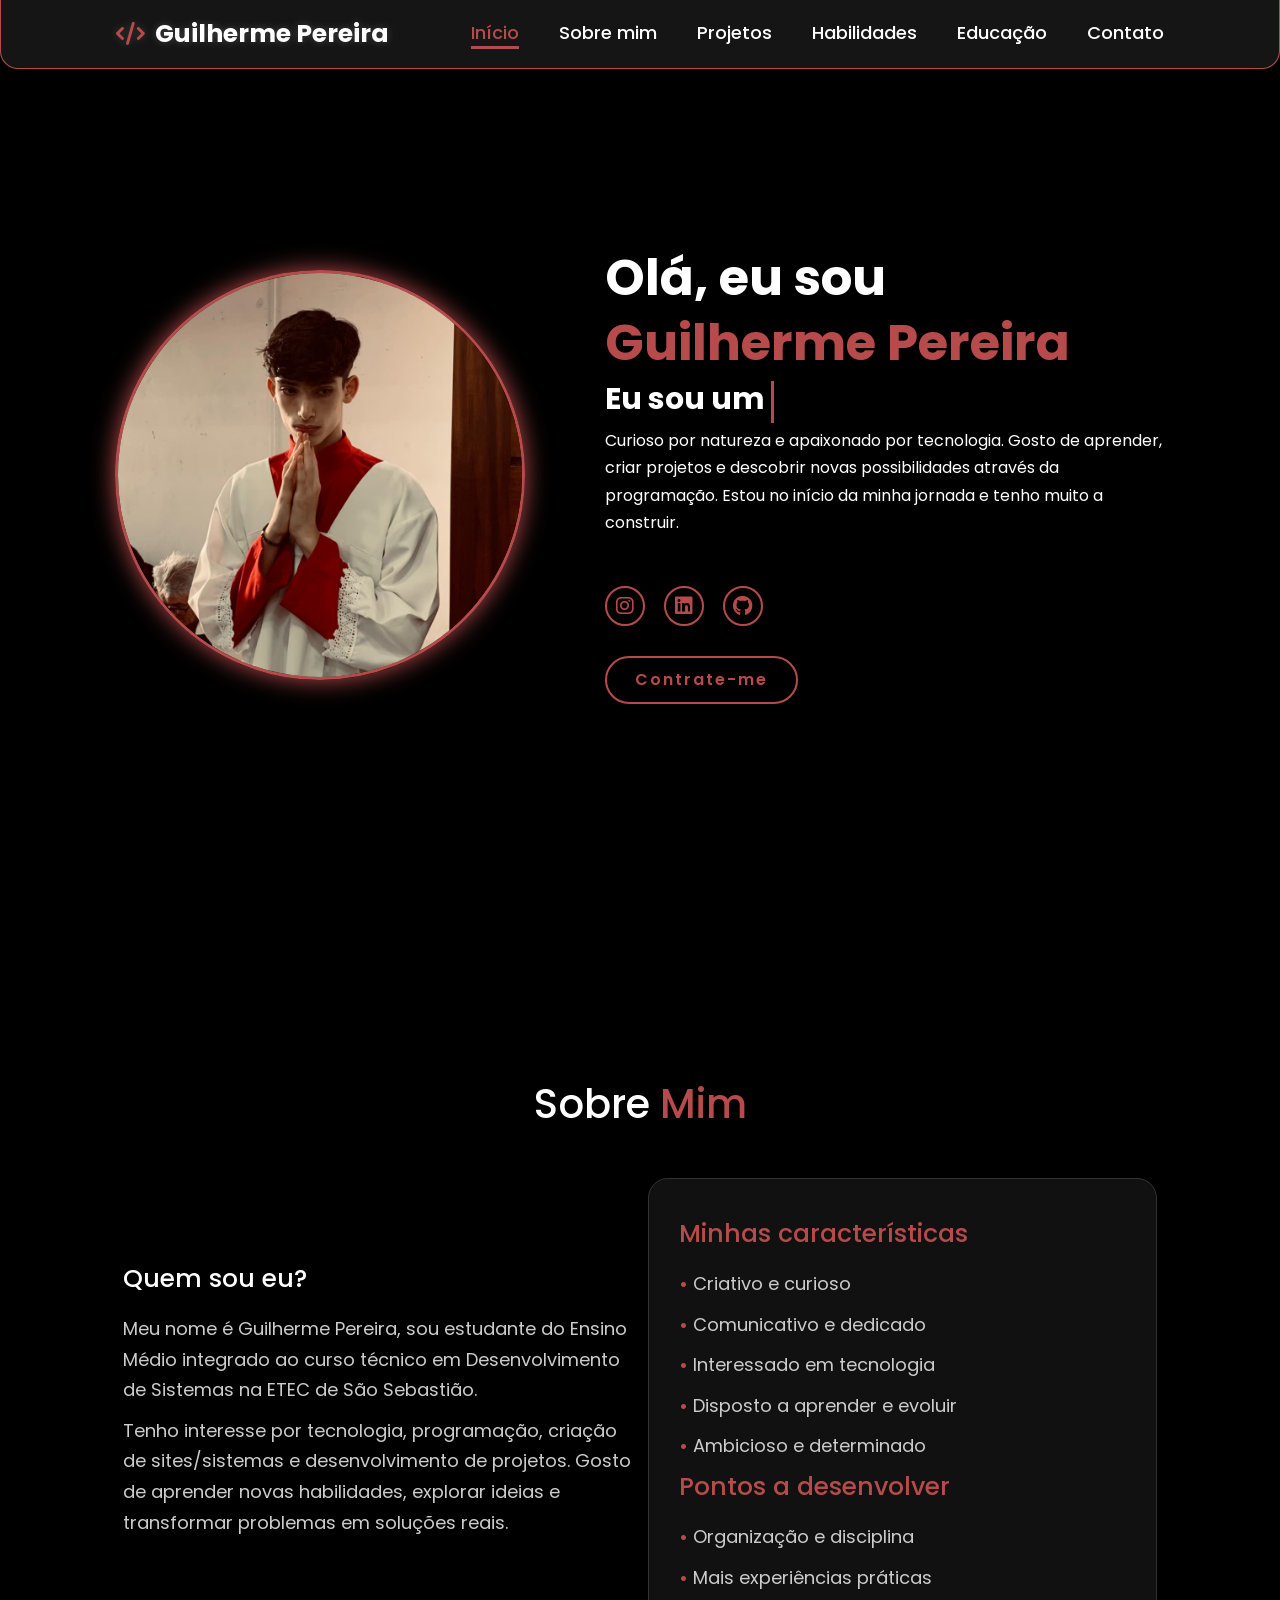
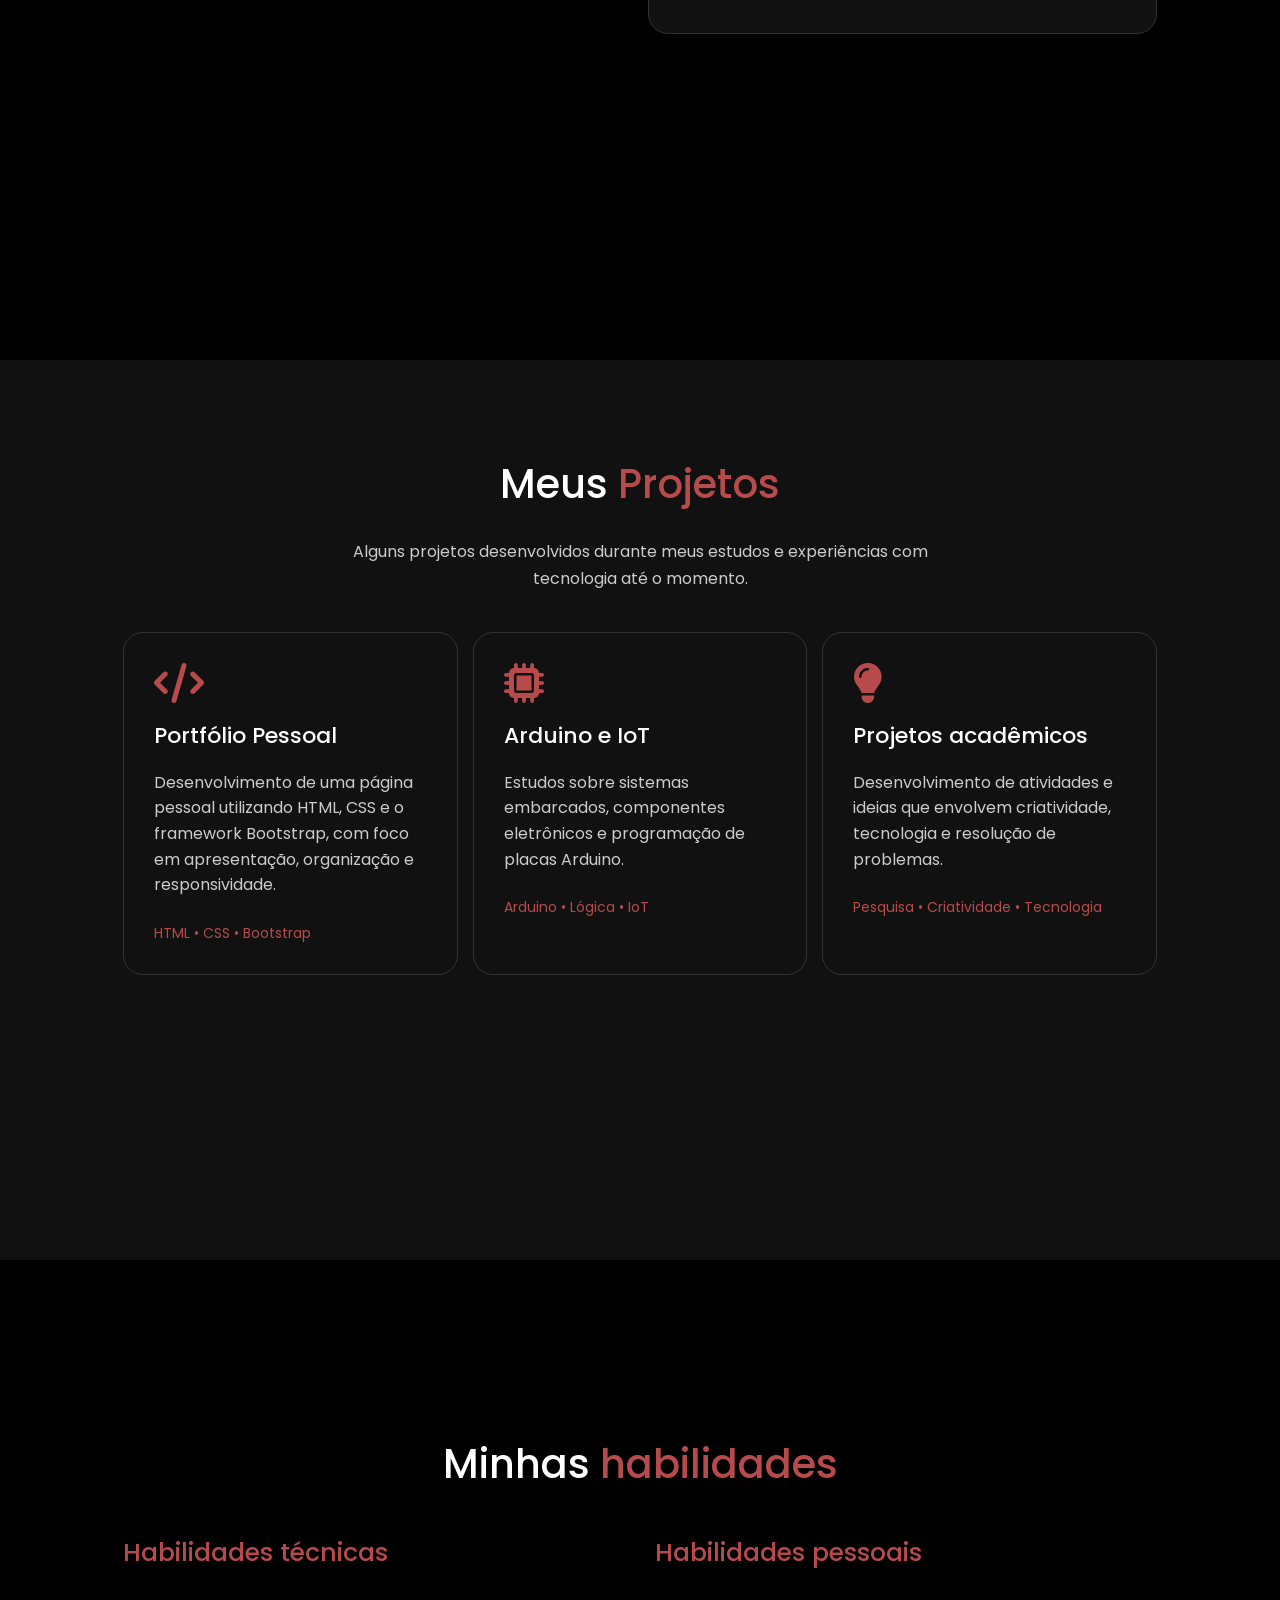
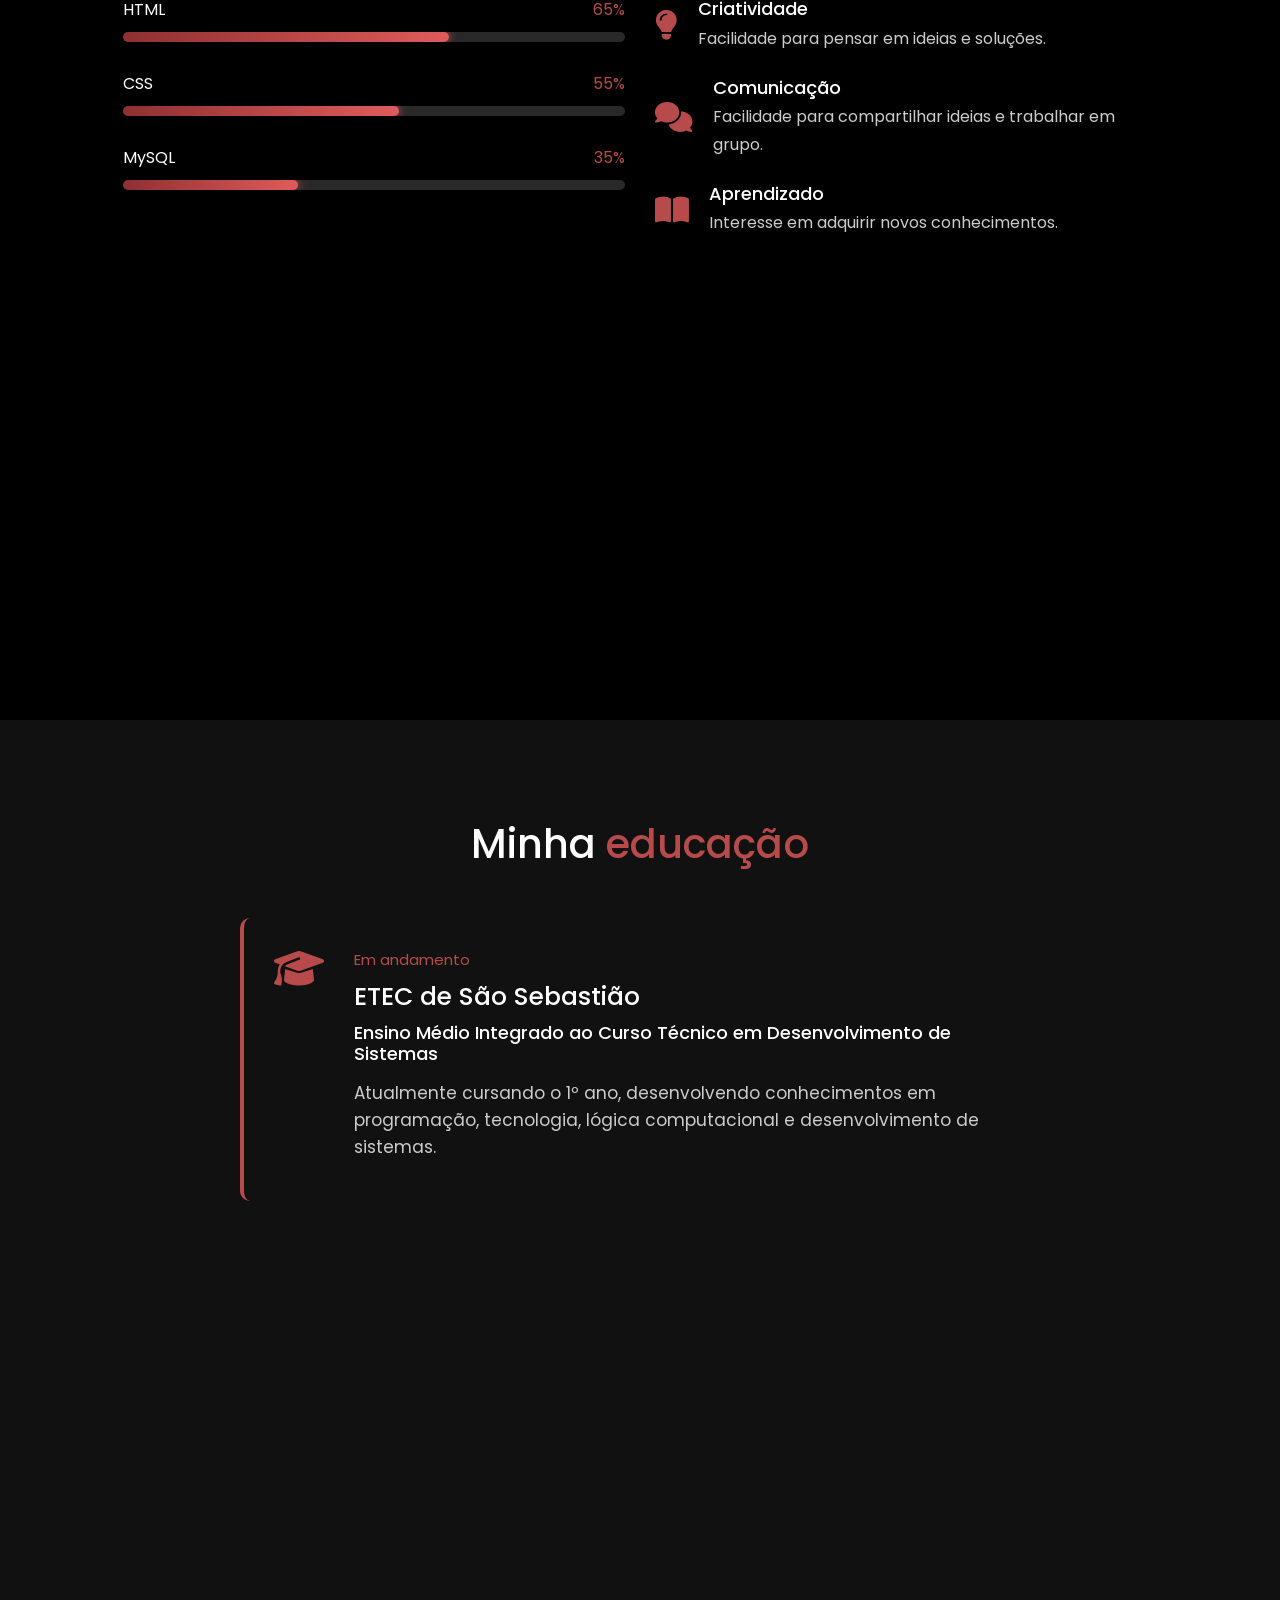
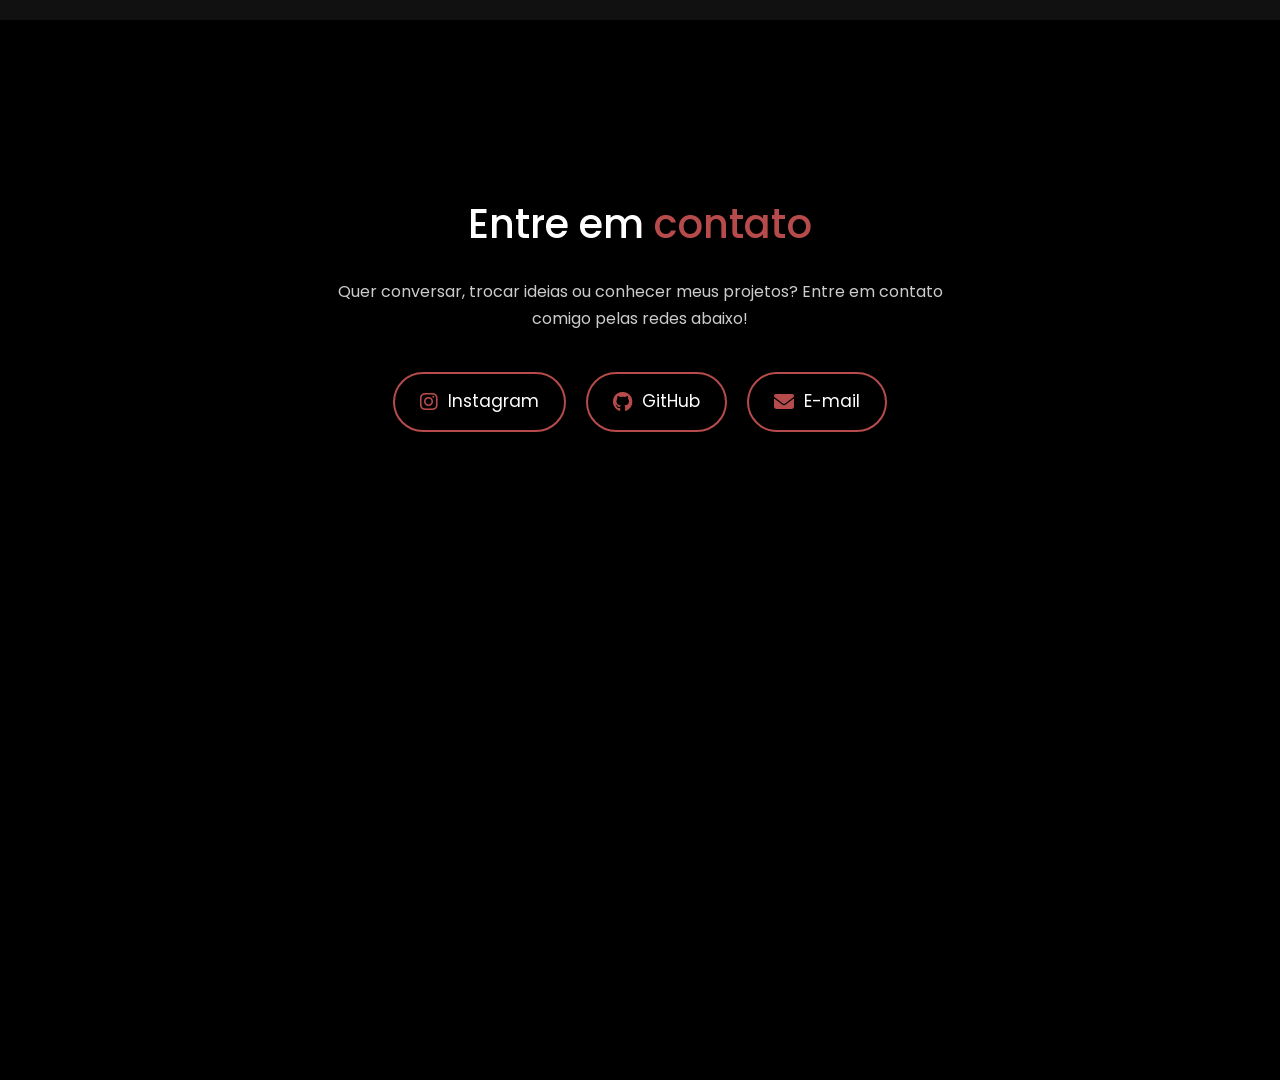
<file: index.html>
<!DOCTYPE html>
<html lang="pt-BR">
<head>
    <meta charset="UTF-8">
    <meta name="viewport" content="width=device-width, initial-scale=1.0">
    <title>Guilherme Pereira | Portfólio</title>

    <!-- boots -->
    <link href="https://cdn.jsdelivr.net/npm/bootstrap@5.3.8/dist/css/bootstrap.min.css" rel="stylesheet">

    <link rel="stylesheet" href="https://cdnjs.cloudflare.com/ajax/libs/font-awesome/6.5.2/css/all.min.css">
    <link rel="preconnect" href="https://fonts.googleapis.com">
    <link rel="preconnect" href="https://fonts.gstatic.com" crossorigin>
    <link href="https://fonts.googleapis.com/css2?family=Poppins:wght@100;200;300;400;500;600;700;800&display=swap" rel="stylesheet">

    <link rel="stylesheet" href="style.css">
    <link rel="icon" type="image/svg+xml" href="favicon.svg">
</head>
<body>
    <header class="d-flex justify-content-between align-items-center">
        <a href="#inicio" class="logo">
            <i class="fa-solid fa-code"></i>
            Guilherme Pereira
        </a>

        <nav class="d-flex align-items-center">
            <a href="#inicio" class="active">Início</a>
            <a href="#sobre">Sobre mim</a>
            <a href="#projetos">Projetos</a>
            <a href="#habilidades">Habilidades</a>
            <a href="#educacao">Educação</a>
            <a href="#contato">Contato</a>
        </nav>
    </header>

    <section class="home d-flex justify-content-center align-items-center" id="inicio">
        <div class="content">
            <img src="coroinha1.jpg" alt="Foto de Guilherme Pereira">
        </div>

        <div class="home-content">
            <h1>Olá, eu sou <span>Guilherme Pereira</span></h1>
            <h3 class="typing-text">Eu sou um <span></span></h3>
            <p>
                Curioso por natureza e apaixonado por tecnologia.
                Gosto de aprender, criar projetos e descobrir novas possibilidades através da programação.
                Estou no início da minha jornada e tenho muito a construir.
            </p>

            <div class="social-icons">
                <a href="https://www.instagram.com/guipdev?rptxt=Y3NhcWdieTg4b2ph" target="_blank" rel="noopener noreferrer" aria-label="Instagram"><i class="fa-brands fa-instagram"></i></a>
                <a href="https://www.linkedin.com/in/guilherme-pereira-2783b53a6/" target="_blank" rel="noopener noreferrer" aria-label="LinkedIn"><i class="fa-brands fa-linkedin"></i></a>
                <a href="https://github.com/GuilhermePereira-Santos" target="_blank" rel="noopener noreferrer" aria-label="GitHub"><i class="fa-brands fa-github"></i></a>
            </div>

            <a href="https://wa.me/5512983160096?texte=Seu%20Nome%3A%20%0AO%20que%20deseja%3A%20" class="btn btn-portfolio">Contrate-me</a>
        </div>
    </section>

    <section class="portfolio-section" id="sobre">
        <div class="container">
            <h2 class="section-title">Sobre <span>Mim</span></h2>

            <div class="row align-items-center">
                <div class="col-md-6">
                    <h3>Quem sou eu?</h3>
                    <p>
                        Meu nome é <span>Guilherme Pereira</span>, sou estudante do Ensino Médio integrado ao curso técnico em Desenvolvimento de Sistemas na ETEC de São Sebastião.
                    </p>
                    <p>
                        Tenho interesse por tecnologia, programação, criação de sites/sistemas e desenvolvimento de projetos. Gosto de aprender novas habilidades, explorar ideias e transformar problemas em soluções reais.
                    </p>
                </div>

                <div class="col-md-6">
                    <div class="info-card">
                        <h3>Minhas características</h3>
                        <p><span>•</span> Criativo e curioso</p>
                        <p><span>•</span> Comunicativo e dedicado</p>
                        <p><span>•</span> Interessado em tecnologia</p>
                        <p><span>•</span> Disposto a aprender e evoluir</p>
                        <p><span>•</span> Ambicioso e determinado</p>

                        <h3>Pontos a desenvolver</h3>
                        <p><span>•</span> Organização e disciplina</p>
                        <p><span>•</span> Mais experiências práticas</p>
                    </div>
                </div>
            </div>
        </div>
    </section>

    <section class="portfolio-section alternate" id="projetos">
        <div class="container">
            <h2 class="section-title">Meus <span>Projetos</span></h2>
            <p class="section-description">
                Alguns projetos desenvolvidos durante meus estudos e experiências com tecnologia até o momento.
            </p>

            <div class="row g-4 justify-content-center">
                <div class="col-md-6 col-lg-4">
                    <div class="project-card">
                        <i class="fa-solid fa-code"></i>
                        <h3>Portfólio Pessoal</h3>
                        <p>
                            Desenvolvimento de uma página pessoal utilizando HTML, CSS e o framework Bootstrap, com foco em apresentação, organização e responsividade.
                        </p>
                        <span>HTML • CSS • Bootstrap</span>
                    </div>
                </div>

                <div class="col-md-6 col-lg-4">
                    <div class="project-card">
                        <i class="fa-solid fa-microchip"></i>
                        <h3>Arduino e IoT</h3>
                        <p>
                            Estudos sobre sistemas embarcados, componentes eletrônicos e programação de placas Arduino.
                        </p>
                        <span>Arduino • Lógica • IoT</span>
                    </div>
                </div>

                <div class="col-md-6 col-lg-4">
                    <div class="project-card">
                        <i class="fa-solid fa-lightbulb"></i>
                        <h3>Projetos acadêmicos</h3>
                        <p>
                            Desenvolvimento de atividades e ideias que envolvem criatividade, tecnologia e resolução de problemas.
                        </p>
                        <span>Pesquisa • Criatividade • Tecnologia</span>
                    </div>
                </div>
            </div>
        </div>
    </section>

    <section class="portfolio-section" id="habilidades">
        <div class="container">
            <h2 class="section-title">Minhas <span>habilidades</span></h2>

            <div class="row g-5">
                <div class="col-md-6">
                    <h3 class="skills-subtitle">Habilidades técnicas</h3>

                    <div class="skill">
                        <div class="skill-info"><span>HTML</span><span>65%</span></div>
                        <div class="progress"><div class="progress-bar" data-width="65%"></div></div>
                    </div>

                    <div class="skill">
                        <div class="skill-info"><span>CSS</span><span>55%</span></div>
                        <div class="progress"><div class="progress-bar" data-width="55%"></div></div>
                    </div>

                    <div class="skill">
                        <div class="skill-info"><span>MySQL</span><span>35%</span></div>
                        <div class="progress"><div class="progress-bar" data-width="35%"></div></div>
                    </div>
                </div>

                <div class="col-md-6">
                    <h3 class="skills-subtitle">Habilidades pessoais</h3>

                    <div class="personal-skill d-flex align-items-center">
                        <i class="fa-solid fa-lightbulb"></i>
                        <div>
                            <h4>Criatividade</h4>
                            <p>Facilidade para pensar em ideias e soluções.</p>
                        </div>
                    </div>

                    <div class="personal-skill d-flex align-items-center">
                        <i class="fa-solid fa-comments"></i>
                        <div>
                            <h4>Comunicação</h4>
                            <p>Facilidade para compartilhar ideias e trabalhar em grupo.</p>
                        </div>
                    </div>

                    <div class="personal-skill d-flex align-items-center">
                        <i class="fa-solid fa-book-open"></i>
                        <div>
                            <h4>Aprendizado</h4>
                            <p>Interesse em adquirir novos conhecimentos.</p>
                        </div>
                    </div>
                </div>
            </div>
        </div>
    </section>

    <section class="portfolio-section alternate" id="educacao">
        <div class="container">
            <h2 class="section-title">Minha <span>educação</span></h2>

            <div class="education-card">
                <i class="fa-solid fa-graduation-cap"></i>
                <div>
                    <span class="education-date">Em andamento</span>
                    <h3>ETEC de São Sebastião</h3>
                    <h4>Ensino Médio Integrado ao Curso Técnico em Desenvolvimento de Sistemas</h4>
                    <p>
                        Atualmente cursando o 1º ano, desenvolvendo conhecimentos em programação, tecnologia, lógica computacional e desenvolvimento de sistemas.
                    </p>
                </div>
            </div>
        </div>
    </section>

    <section class="portfolio-section" id="contato">
        <div class="container">
            <h2 class="section-title">Entre em <span>contato</span></h2>
            <p class="section-description">
                Quer conversar, trocar ideias ou conhecer meus projetos? Entre em contato comigo pelas redes abaixo!
            </p>

            <div class="contact-links">
                <a href="https://www.instagram.com/guipdev?rptxt=Y3NhcWdieTg4b2ph" target="_blank" rel="noopener noreferrer">
                    <i class="fa-brands fa-instagram"></i> Instagram
                </a>
                <a href="https://github.com/GuilhermePereira-Santos" target="_blank" rel="noopener noreferrer">
                    <i class="fa-brands fa-github"></i> GitHub
                </a>
                <a href="https://mail.google.com/mail/u/1/#inbox?compose=GTvVlcSKhpngmmbXbqMxZgpswRWnQLkgFXGGWMzDrlmdVVGWTqVHbKcFjJFBbRxtsBWjkKZBSNdnG" class="email-link">
                    <i class="fa-solid fa-envelope"></i> E-mail
                    <span class="email-tooltip">guilhermep.contato021@gmail.com</span>
                </a>
            </div>
        </div>
    </section>

    <script src="https://cdn.jsdelivr.net/npm/bootstrap@5.3.8/dist/js/bootstrap.bundle.min.js"></script>
    <script>
        // animação
        const skillsSection = document.querySelector("#habilidades");
        const progressBars = document.querySelectorAll(".progress-bar");

        const observer = new IntersectionObserver((entries) => {
            entries.forEach(entry => {
                if (entry.isIntersecting) {
                    progressBars.forEach(bar => bar.style.width = bar.dataset.width);
                    observer.unobserve(skillsSection);
                }
            });
        }, { threshold: 0.4 });

        observer.observe(skillsSection);

        document.addEventListener("contextmenu", event => event.preventDefault());
        document.addEventListener("keydown", event => {
            if (event.key === "F12" ||
                (event.ctrlKey && event.key.toLowerCase() === "u") ||
                (event.ctrlKey && event.shiftKey && ["i", "j"].includes(event.key.toLowerCase()))) {
                event.preventDefault();
            }
        });
    </script>
</body>
</html>
</file>
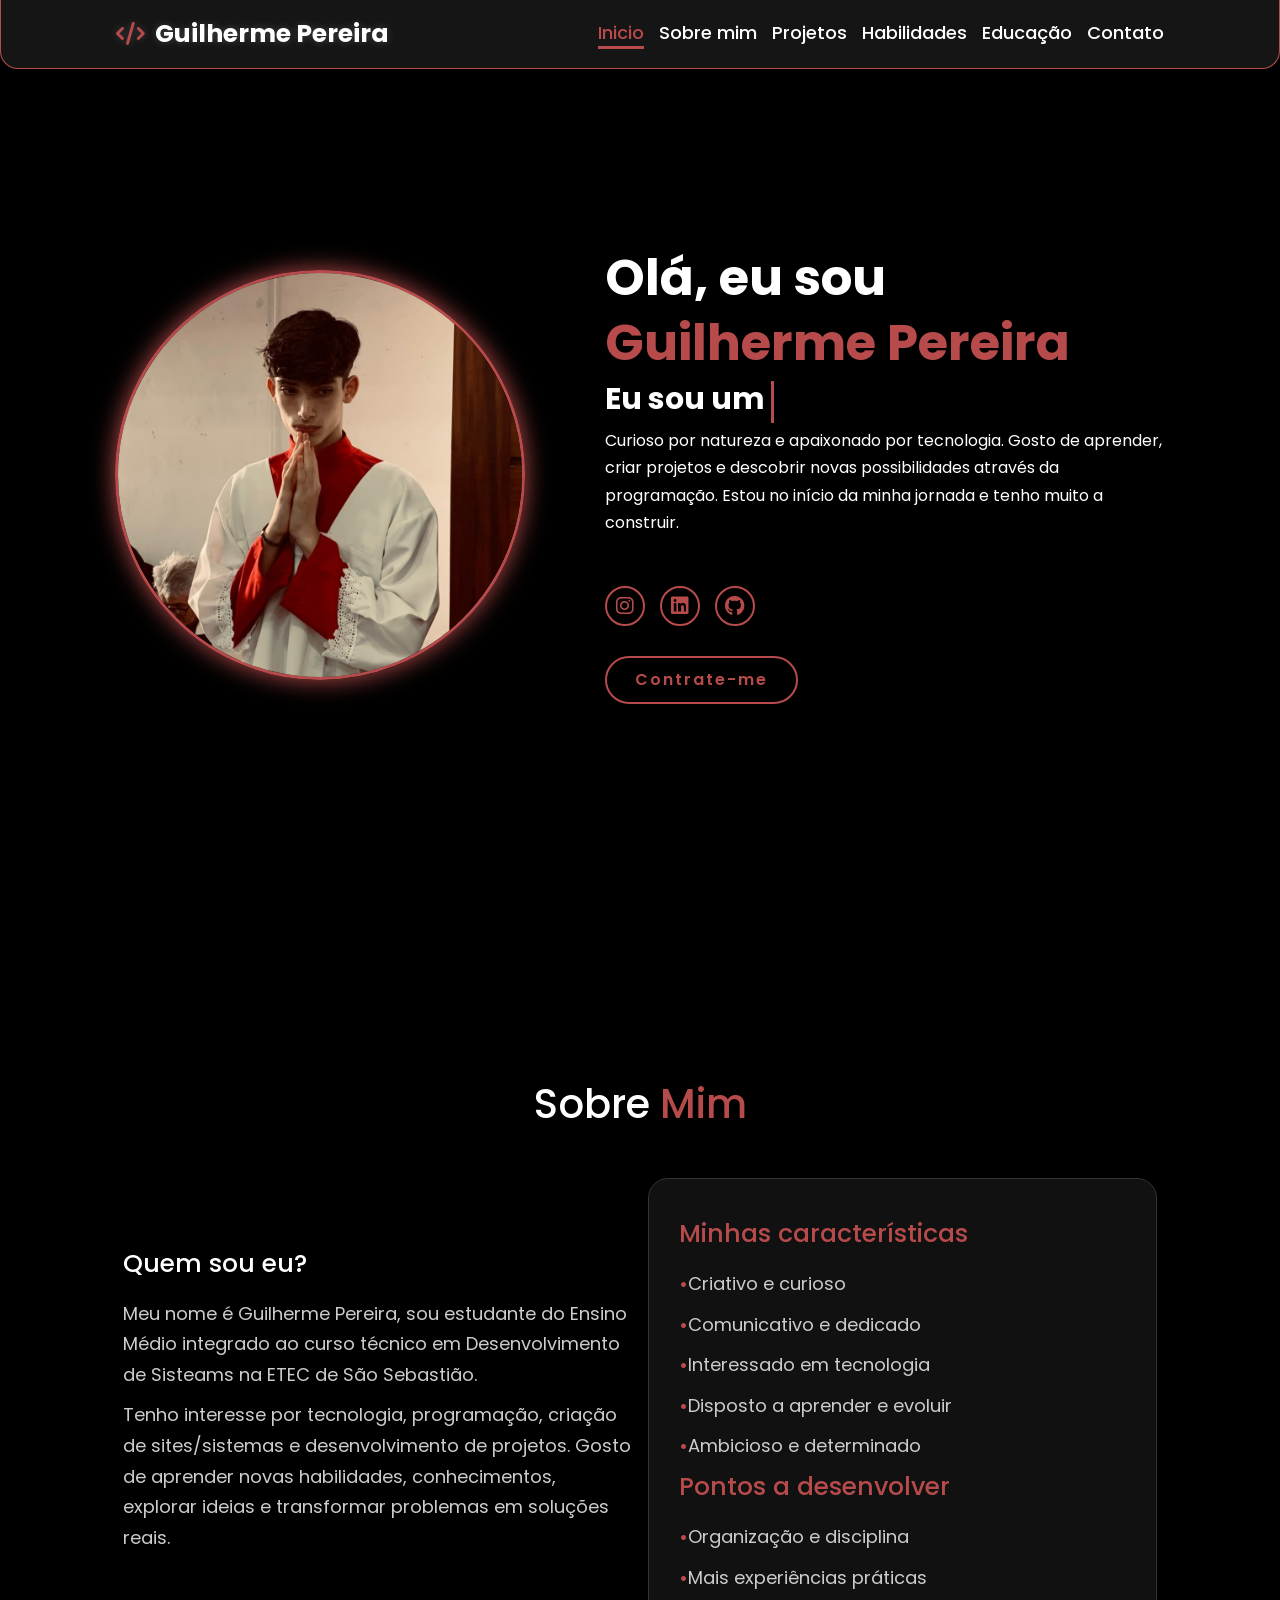
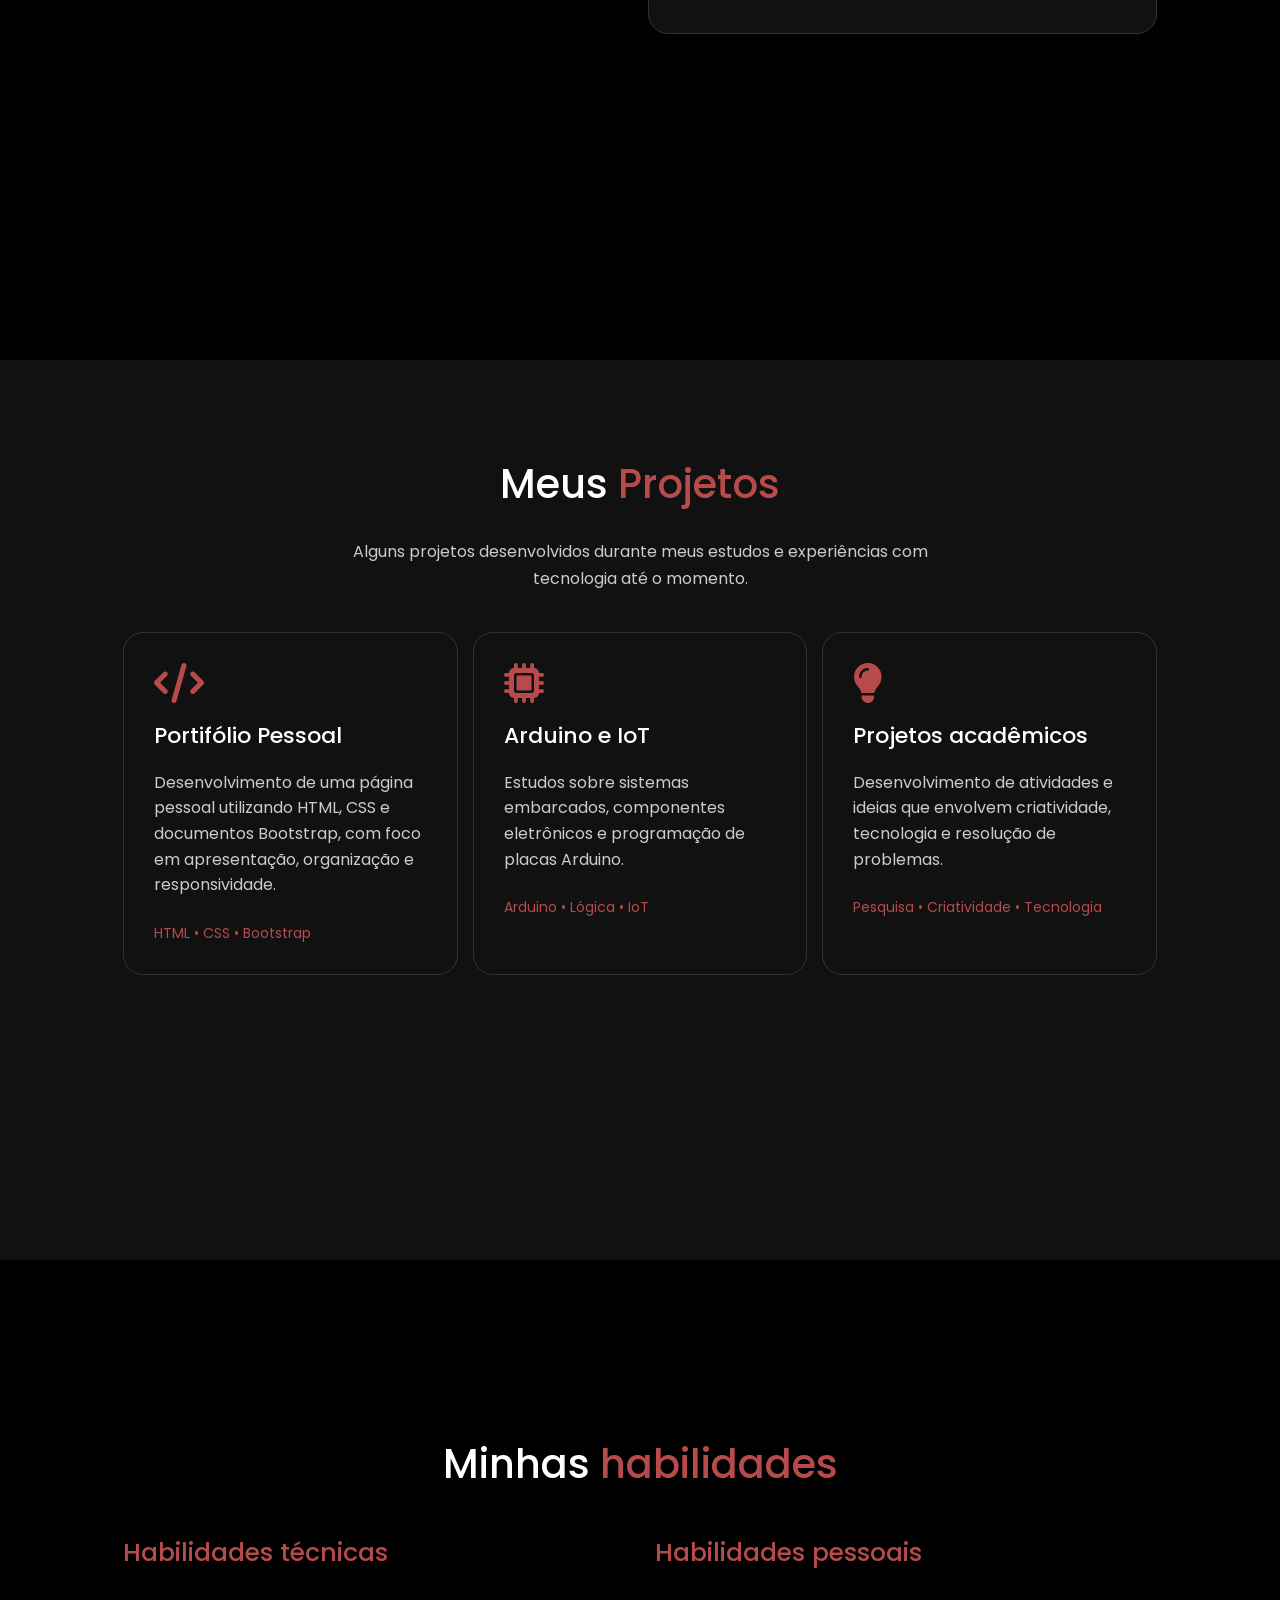
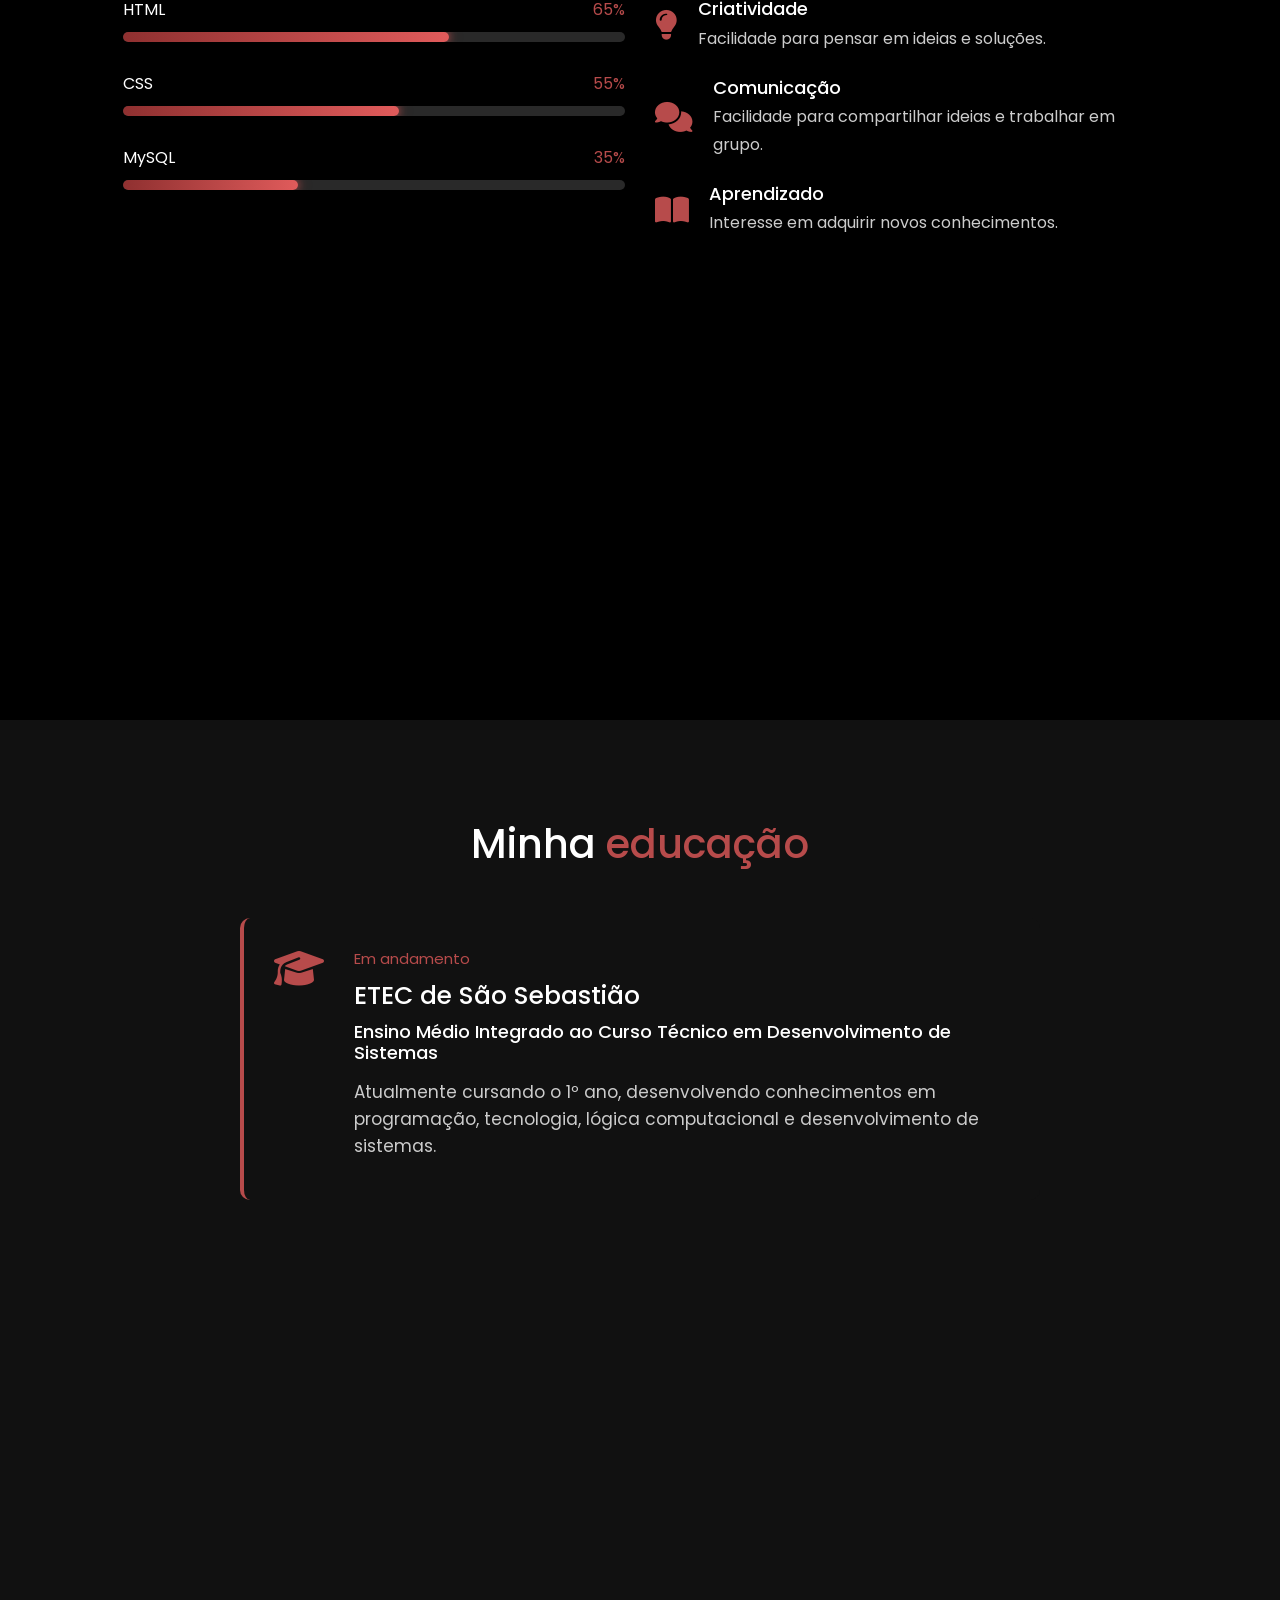
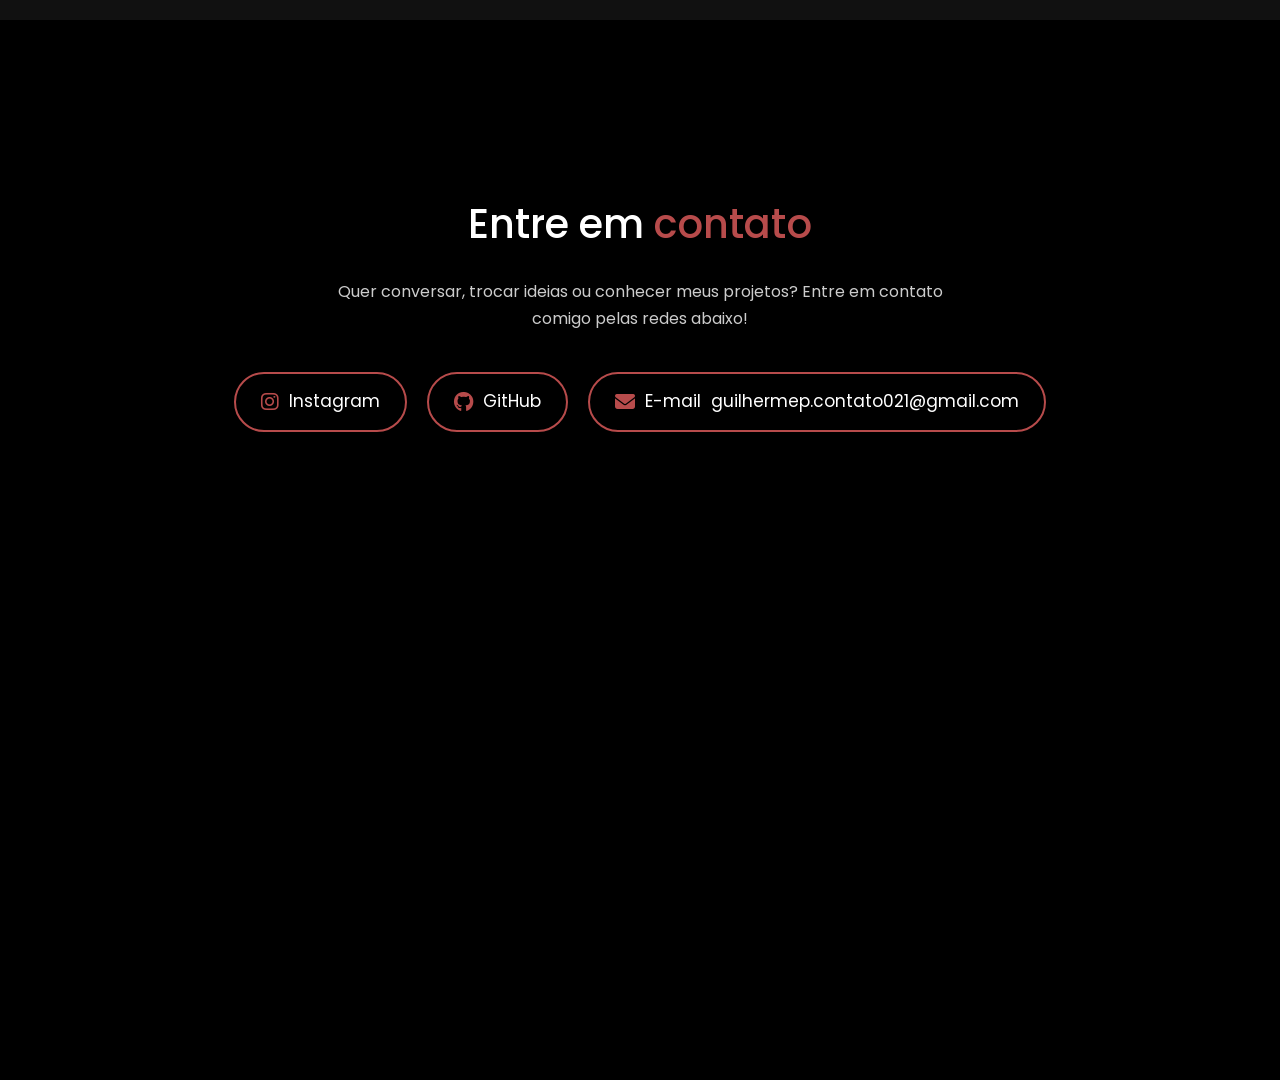
<file: index_bootstrap.html>
<!DOCTYPE html>
<html lang="pt-BR">
<head>
    <meta charset="UTF-8">
    <meta name="viewport" content="width=device-width, initial-scale=1.0">
    <title>Guilherme Pereira | Portifólio</title>

    <!--bootstrap-->
    <link href="https://cdn.jsdelivr.net/npm/bootstrap@5.3.8/dist/css/bootstrap.min.css" rel="stylesheet">
    <script src="https://cdn.jsdelivr.net/npm/bootstrap@5.3.8/dist/js/bootstrap.bundle.min.js"></script>

    <!--fontes-->
    <link rel="stylesheet" href="https://cdnjs.cloudflare.com/ajax/libs/font-awesome/6.5.2/css/all.min.css">

    <!--google-->
    <link rel="preconnect" href="https://fonts.googleapis.com">
    <link rel="preconnect" href="https://fonts.gstatic.com" crossorigin>
    <link href="https://fonts.googleapis.com/css2?family=Poppins:wght@100;200;300;400;500;600;700;800&display=swap" rel="stylesheet">
    
    <link rel="stylesheet" href="style_bootstrap_reduzido.css">
    <link rel="icon" type="image/svg+xml" href="favicon.svg">
</head>
<body>
    <header>
        <a href="#inicio" class="logo">
            <i class="fa-solid fa-code"></i>
            Guilherme Pereira
        </a>
    <!-- estilizar dps -->
        <nav>
            <a href="#inicio" class="active">Inicio</a>
            <a href="#sobre" >Sobre mim</a>
            <a href="#projetos" >Projetos</a>
            <a href="#habilidades" >Habilidades</a>
            <a href="#educacao" >Educação</a>
            <a href="#contato" >Contato</a>
        </nav>
    <!-- colocar as # dps para ref -->
    </header>
    <section class="home d-flex" id="inicio">
        <div class="content">
            <img src="coroinha1.jpg" alt="Foto de Guilherme Pereira">
        </div>
        <div class="home-content">
            <h1>Olá, eu sou <span>Guilherme Pereira</span></h1>
            <h3 class="typing-text">
                Eu sou um <span></span>
            </h3>
            <p>
                Curioso por natureza e apaixonado por tecnologia. 
                Gosto de aprender, criar projetos e descobrir novas possibilidades através da programação. 
                Estou no início da minha jornada e tenho muito a construir.
            </p>
            <!-- <p>Desenvolvedor Web Aprendiz</p> -->
            <div class="social-icons d-flex flex-wrap">
                <a href="https://www.instagram.com/guipdev?rptxt=Y3NhcWdieTg4b2ph" target="_blank" rel="noopener noreferrer"><i class="fa-brands fa-instagram"></i></a>
                <a href="https://www.linkedin.com/in/guilherme-pereira-2783b53a6/" target="_blank" rel="noopener noreferrer"><i class="fa-brands fa-linkedin"></i></a>
                <a href="https://github.com/GuilhermePereira-Santos" target="_blank" rel="noopener noreferrer"><i class="fa-brands fa-github"></i></a>
            </div>
            <a href="#" class="btn">Contrate-me</a>
        </div>
    </section>


    <section class="portfolio-section" id="sobre">
        <div class="container">
            <h2 class="section-title">Sobre <span>Mim</span></h2>

            <div class="row align-items-center g-4">

                <div class="col-md-6">
                    <h3>Quem sou eu?</h3>
                    <p>
                        Meu nome é <span>Guilherme Pereira</span>, sou estudante do Ensino Médio integrado ao curso técnico em Desenvolvimento de Sisteams na ETEC de São Sebastião.
                    </p>
                    <p>
                        Tenho interesse por tecnologia, programação, criação de sites/sistemas e desenvolvimento de projetos. Gosto de aprender novas habilidades, conhecimentos, explorar ideias e transformar problemas em soluções reais.
                    </p>
                </div>

                <div class="col-md-6">

                    <div class="info-card">
                        <h3>Minhas características</h3>
                        <p><span>•</span>Criativo e curioso</p>
                        <p><span>•</span>Comunicativo e dedicado</p>
                        <p><span>•</span>Interessado em tecnologia</p>
                        <p><span>•</span>Disposto a aprender e evoluir</p>
                        <p><span>•</span>Ambicioso e determinado</p>

                        <h3>Pontos a desenvolver</h3>
                        <p><span>•</span>Organização e disciplina</p>
                        <p><span>•</span>Mais experiências práticas</p>
                    </div>

                </div>

            </div>
        </div>
    </section>


    <section class="portfolio-section alternate" id="projetos">
        <div class="container">
            <h2 class="section-title">Meus <span>Projetos</span></h2>

            <p class="section-description">
                Alguns projetos desenvolvidos durante meus estudos e experiências
                com tecnologia até o momento.
            </p>

            <div class="row g-4 justify-content-center">

                <div class="col-md-6 col-lg-4">

                    <div class="project-card">
                        <i class="fa-solid fa-code"></i>
                        <h3>Portifólio Pessoal</h3>
                        <p>
                            Desenvolvimento de uma página pessoal utilizando
                            HTML, CSS e documentos Bootstrap, com foco em apresentação,
                            organização e responsividade.
                        </p>
                        <span>HTML • CSS • Bootstrap</span>
                    </div>

                </div>

                <div class="col-md-6 col-lg-4">

                    <div class="project-card">
                        <i class="fa-solid fa-microchip"></i>
                        <h3>Arduino e IoT</h3>
                        <p>
                            Estudos sobre sistemas embarcados, componentes
                            eletrônicos e programação de placas Arduino.
                        </p>
                        <span>Arduino • Lógica • IoT</span>
                    </div>

                </div>

                <div class="col-md-6 col-lg-4">

                    <div class="project-card">
                        <i class="fa-solid fa-lightbulb"></i>
                        <h3>Projetos acadêmicos</h3>
                        <p>
                            Desenvolvimento de atividades e ideias que envolvem
                            criatividade, tecnologia e resolução de problemas.
                        </p>
                        <span>Pesquisa • Criatividade • Tecnologia</span>
                    </div>

                </div>


            </div>

            
        </div>

            

    </section>

    <section class="portfolio-section" id="habilidades">

        <div class="container">
            <h2 class="section-title">Minhas <span>habilidades</span></h2>

            <div class="row g-5">
                <div class="col-md-6">
                    <h3 class="skills-subtitle">Habilidades técnicas</h3>

                    <div class="skill">
                        <div class="skill-info">
                            <span>HTML</span>
                            <span>65%</span>
                        </div>

                        <div class="progress">
                            <div class="progress-bar" data-width="65%"></div>
                        </div>

                    </div>

                    <div class="skill">
                        <div class="skill-info">
                            <span>CSS</span>
                            <span>55%</span>
                        </div>

                        <div class="progress">
                            <div class="progress-bar" data-width="55%"></div>
                        </div>

                    </div>

                    <div class="skill">
                        <div class="skill-info">
                            <span>MySQL</span>
                            <span>35%</span>
                        </div>

                        <div class="progress">
                            <div class="progress-bar" data-width="35%"></div>
                        </div>

                    </div>

                </div>

                <div class="col-md-6">
                <h3 class="skills-subtitle">Habilidades pessoais</h3>

                <div class="personal-skill">
                    <i class="fa-solid fa-lightbulb"></i>

                    <div>
                        <h4>Criatividade</h4>
                        <p>Facilidade para pensar em ideias e soluções.</p>
                    </div>

                </div>

                <div class="personal-skill">
                    <i class="fa-solid fa-comments"></i>

                    <div>
                        <h4>Comunicação</h4>
                        <p>Facilidade para compartilhar ideias e trabalhar em grupo.</p>
                    </div>

                </div>

                <div class="personal-skill">
                    <i class="fa-solid fa-book-open"></i>

                    <div>
                        <h4>Aprendizado</h4>
                        <p>Interesse em adquirir novos conhecimentos.</p>
                    </div>

                </div>

            </div>

        </div>

    </section>

    <section class="portfolio-section alternate" id="educacao">

        <div class="container">
            <h2 class="section-title">Minha <span>educação</span></h2>

            <div class="education-card">
                <i class="fa-solid fa-graduation-cap"></i>

                <div>
                    <span class="education-date">Em andamento</span>
                    <h3>ETEC de São Sebastião</h3>
                    <h4>Ensino Médio Integrado ao Curso Técnico em Desenvolvimento de Sistemas</h4>
                    <p>
                        Atualmente cursando o 1º ano, desenvolvendo conhecimentos
                        em programação, tecnologia, lógica computacional e
                        desenvolvimento de sistemas.
                    </p>
                </div>

            </div>

        </div>

    </section>

    <section class="portfolio-section" id="contato">
        <div class="container">
            <h2 class="section-title">Entre em <span>contato</span></h2>

            <p class="section-description">
                Quer conversar, trocar ideias ou conhecer meus projetos?
                Entre em contato comigo pelas redes abaixo!
            </p>

            <div class="contact-links d-flex flex-wrap justify-content-center">

                <a href="https://www.instagram.com/guipdev?rptxt=Y3NhcWdieTg4b2ph" target="_blank" rel="noopener noreferrer">
                    <i class="fa-brands fa-instagram"></i>
                    Instagram
                </a>

                <a href="https://github.com/GuilhermePereira-Santos" target="_blank" rel="noopener noreferrer">
                    <i class="fa-brands fa-github"></i>
                    GitHub
                </a>

                <a href="mailto:guilhermep.contato021@gmail.com">
                    <i class="fa-solid fa-envelope"></i>
                    E-mail
                    <span>guilhermep.contato021@gmail.com</span>
                </a>

            </div>
        </div>
    </section>

    <script>

    // java aqui depois
    const skillsSection = document.querySelector("#habilidades");
    const progressBars = document.querySelectorAll(".progress-bar");

    const observer = new IntersectionObserver((entries) => {
        entries.forEach(entry => {
            if (entry.isIntersecting) {
                progressBars.forEach(bar => {
                    bar.style.width = bar.dataset.width;
                });

                observer.unobserve(skillsSection);
            }
        });
    }, {
        threshold: 0.4
    });

    observer.observe(skillsSection);

    
    // Bloquear botão direito
    document.addEventListener('contextmenu', function(e) {
        e.preventDefault();
    });

    // Bloquear atalhos comuns
    document.addEventListener('keydown', function(e) {

        if (
            e.key === 'F12' ||
            (e.ctrlKey && e.key.toLowerCase() === 'u') ||
            (e.ctrlKey && e.shiftKey && e.key.toLowerCase() === 'i') ||
            (e.ctrlKey && e.shiftKey && e.key.toLowerCase() === 'j')
        ) {
            e.preventDefault();
        }

    });

    </script>
</body>
</html>
</file>
<file: style.css>
* {
    box-sizing: border-box;
    margin: 0;
    padding: 0;
    font-family: "Poppins", sans-serif;
}
html {
    font-size: 62.5%;
    scroll-behavior: smooth;
    scroll-padding-top: 90px;
}
body {
    width: 100%;
    min-height: 100vh;
    overflow-x: hidden;
    background: #000;
    color: #fff;
    font-size: 1.6rem;
}
a { text-decoration: none; }
section { margin-bottom: 8rem; }

header {
    position: fixed;
    z-index: 100;
    top: 0;
    left: 0;
    width: 100%;
    padding: 1.5rem 9%;
    background: #151515;
    border: 1px solid #b74b4b;
    border-top: 0;
    border-radius: 0 0 18px 18px;
}
.logo {
    display: flex;
    align-items: center;
    gap: 1rem;
    color: #fff;
    font-size: 2.5rem;
    font-weight: 700;
    text-shadow: 0 0 8px #ffffff33;
    transition: .3s ease;
}
.logo i {
    color: #b74b4b;
    font-size: 2.3rem;
    animation: logoGlow 2.5s ease-in-out infinite;
}
.logo:hover { color: #fff; text-shadow: 0 0 12px #b74b4b88; }
nav { gap: 4rem; }
nav a {
    color: #fff;
    font-size: 1.8rem;
    font-weight: 500;
    border-bottom: 3px solid transparent;
    transition: .3s ease;
}
nav a:hover, nav a.active { color: #b74b4b; border-color: #b74b4b; }
/* começo */
.home {
    min-height: 100vh;
    padding: 10rem 9% 5rem;
    gap: 8rem;
}
.content img {
    width: 32vw;
    max-width: 500px;
    aspect-ratio: 1;
    object-fit: cover;
    border: 3px solid #b74b4b;
    border-radius: 50%;
    box-shadow: 0 0 25px #b74b4b;
}
.home-content { max-width: 600px; }
.home-content h1 { font-size: 5rem; font-weight: 700; line-height: 1.3; }
.home-content h1 span, .section-title span { color: #b74b4b; }
.home-content h3 { margin-bottom: 1rem; font-size: 3rem; font-weight: 700; }
.home-content p { margin-bottom: 2rem; font-size: 1.6rem; line-height: 1.7; }
.social-icons a {
    display: inline-flex;
    width: 4rem;
    height: 4rem;
    align-items: center;
    justify-content: center;
    margin: 3rem 1.5rem 3rem 0;
    color: #b74b4b;
    background: transparent;
    border: 2px solid #b74b4b;
    border-radius: 50%;
    font-size: 2rem;
    transition: .3s ease;
}
.social-icons a:hover {
    color: #000;
    background: #b74b4b;
    transform: scale(1.2) translateY(-5px);
    box-shadow: 0 0 15px #b74b4b;
}
.btn-portfolio {
    display: inline-block;
    padding: 1rem 2.8rem;
    color: #b74b4b;
    background: #000;
    border: 2px solid #b74b4b;
    border-radius: 4rem;
    font-size: 1.6rem;
    font-weight: 600;
    letter-spacing: .2rem;
    transition: .3s ease;
}
.btn-portfolio:hover {
    color: #000;
    background: #b74b4b;
    box-shadow: 0 0 20px #b74b4b;
}
/* animacoes */
.typing-text span { position: relative; color: #b74b4b; }
.typing-text span::before { content: "Estudante de DS"; animation: words 12s infinite; }
.typing-text span::after {
    position: absolute;
    right: -8px;
    width: calc(100% + 8px);
    height: 100%;
    content: "";
    background: #000;
    border-left: 3px solid #b74b4b;
    animation: typing 3s steps(20) infinite;
}
@keyframes words {
    0%, 24% { content: "Estudante de DS"; }
    25%, 49% { content: "Desenvolvedor Web"; }
    50%, 74% { content: "Jovem Ambicioso"; }
    75%, 100% { content: "Futuro Programador"; }
}
@keyframes typing {
    0%, 10%, 90%, 100% { width: calc(100% + 8px); }
    45%, 55% { width: 0; }
}
@keyframes logoGlow {
    0%, 100% { text-shadow: 0 0 4px #b74b4b; transform: scale(1); }
    50% { text-shadow: 0 0 15px #b74b4b; transform: scale(1.08); }
}
/* sections*/
.portfolio-section {
    min-height: 100vh;
    padding: 10rem 9% 6rem;
    color: #fff;
    background: #000;
    scroll-margin-top: 70px;
}
.portfolio-section.alternate { background: #111; }
.section-title { margin-bottom: 5rem; font-size: 4rem; text-align: center; }
.section-description {
    max-width: 650px;
    margin: -2rem auto 4rem;
    color: #ccc;
    font-size: 1.6rem;
    text-align: center;
}
.portfolio-section h3 { margin-bottom: 2rem; font-size: 2.5rem; }
.portfolio-section p { color: #ccc; font-size: 1.6rem; line-height: 1.7; }
#sobre p { font-size: 1.8rem; line-height: 1.7; }
/* sobre*/
.info-card {
    padding: 3rem;
    background: #111;
    border: 1px solid #333;
    border-radius: 2rem;
}
.info-card h3 { margin-top: 1rem; color: #b74b4b; }
.info-card p span { color: #b74b4b; font-weight: 700; }
/* projeto */
.project-card {
    display: flex;
    width: 100%;
    height: 100%;
    min-height: 300px;
    flex-direction: column;
    margin: 0 auto;
    padding: 3rem;
    background: #111;
    border: 1px solid #333;
    border-radius: 2rem;
    transition: .3s ease;
}
.project-card:hover { transform: translateY(-8px); border-color: #b74b4b; box-shadow: 0 0 20px #b74b4b33; }
.project-card i { margin-bottom: 2rem; color: #b74b4b; font-size: 4rem; }
.project-card h3 { font-size: 2.2rem; }
.project-card p { font-size: 1.6rem; line-height: 1.6; }
.project-card span { margin-top: 1.5rem; color: #b74b4b; font-size: 1.4rem; }
/* hab. */
.skills-subtitle { margin-bottom: 3rem !important; color: #b74b4b; }
.skill { margin-bottom: 3rem; }
.skill-info { display: flex; justify-content: space-between; margin-bottom: 1rem; font-size: 1.6rem; }
.skill-info span:last-child { color: #b74b4b; }
.progress { height: 1rem; overflow: hidden; background: #292929; border-radius: 2rem; }
.progress-bar {
    width: 0;
    height: 100%;
    background: linear-gradient(90deg, #8f3030, #e05b5b);
    border-radius: 2rem;
    box-shadow: 0 0 8px #b74b4b, 0 0 15px #b74b4b66;
    transition: width 1.8s ease-in-out;
}
.personal-skill { gap: 2rem; margin-bottom: 2.5rem; }
.personal-skill i { color: #b74b4b; font-size: 3rem; }
.personal-skill h4 { margin-bottom: .5rem; font-size: 1.8rem; }
.personal-skill p { margin: 0; }
/* educ */
.education-card {
    display: flex;
    max-width: 800px;
    align-items: flex-start;
    gap: 3rem;
    margin: 0 auto;
    padding: 3rem;
    background: #111;
    border-left: 4px solid #b74b4b;
    border-radius: 1rem;
}
.education-card > i { color: #b74b4b; font-size: 4rem; }
.education-date { display: inline-block; margin-bottom: 1rem; color: #b74b4b; font-size: 1.5rem; }
.education-card h3 { margin-bottom: 1rem; }
.education-card h4 { margin-bottom: 1.5rem; font-size: 1.8rem; }
.education-card p { font-size: 1.7rem; line-height: 1.6; }

.contact-links { display: flex; justify-content: center; flex-wrap: wrap; gap: 2rem; margin-top: 4rem; }
.contact-links a {
    position: relative;
    display: flex;
    align-items: center;
    gap: 1rem;
    padding: 1.5rem 2.5rem;
    color: #fff;
    border: 2px solid #b74b4b;
    border-radius: 3rem;
    font-size: 1.7rem;
    transition: .3s ease;
}
.contact-links a i { color: #b74b4b; font-size: 2rem; }
.contact-links a:hover { background: #b74b4b; transform: scale(1.05); }
.contact-links a:hover i { color: #fff; }
.email-tooltip {
    position: absolute;
    z-index: 10;
    top: calc(100% + 12px);
    left: 50%;
    padding: 1rem 1.5rem;
    color: #fff;
    background: #151515;
    border: 1px solid #b74b4b;
    border-radius: 8px;
    font-size: 1.4rem;
    white-space: nowrap;
    opacity: 0;
    visibility: hidden;
    transform: translateX(-50%) translateY(-5px);
    transition: .3s ease;
}
.email-link:hover .email-tooltip { opacity: 1; visibility: visible; transform: translateX(-50%) translateY(0); }

@media (max-width: 995px) {
    header { padding: 1.5rem 4%; }
    nav { gap: 1.5rem; }
    nav a { font-size: 1.5rem; }
    .home { gap: 4rem; padding-right: 5%; padding-left: 5%; }
    .home-content h1 { font-size: 4rem; }
}
@media (max-width: 768px) {
    header { position: absolute; flex-direction: column; gap: 1.5rem; padding: 2rem 4%; }
    .logo { font-size: 2rem; }
    nav { display: flex; flex-wrap: wrap; justify-content: center; gap: 1rem; }
    nav a { font-size: 1.4rem; }
    .home { flex-direction: column; gap: 3rem; padding: 16rem 5% 5rem; text-align: center; }
    .content img { width: 65vw; max-width: 300px; }
    .home-content h1 { font-size: 3.5rem; }
    .home-content h3 { font-size: 2.5rem; }
    .portfolio-section { padding: 10rem 5% 5rem; }
    .section-title { font-size: 3.2rem; }
    .education-card { flex-direction: column; gap: 1.5rem; }
    .contact-links { flex-direction: column; align-items: center; }
    .contact-links a { width: 100%; max-width: 300px; justify-content: center; }
}
</file>
